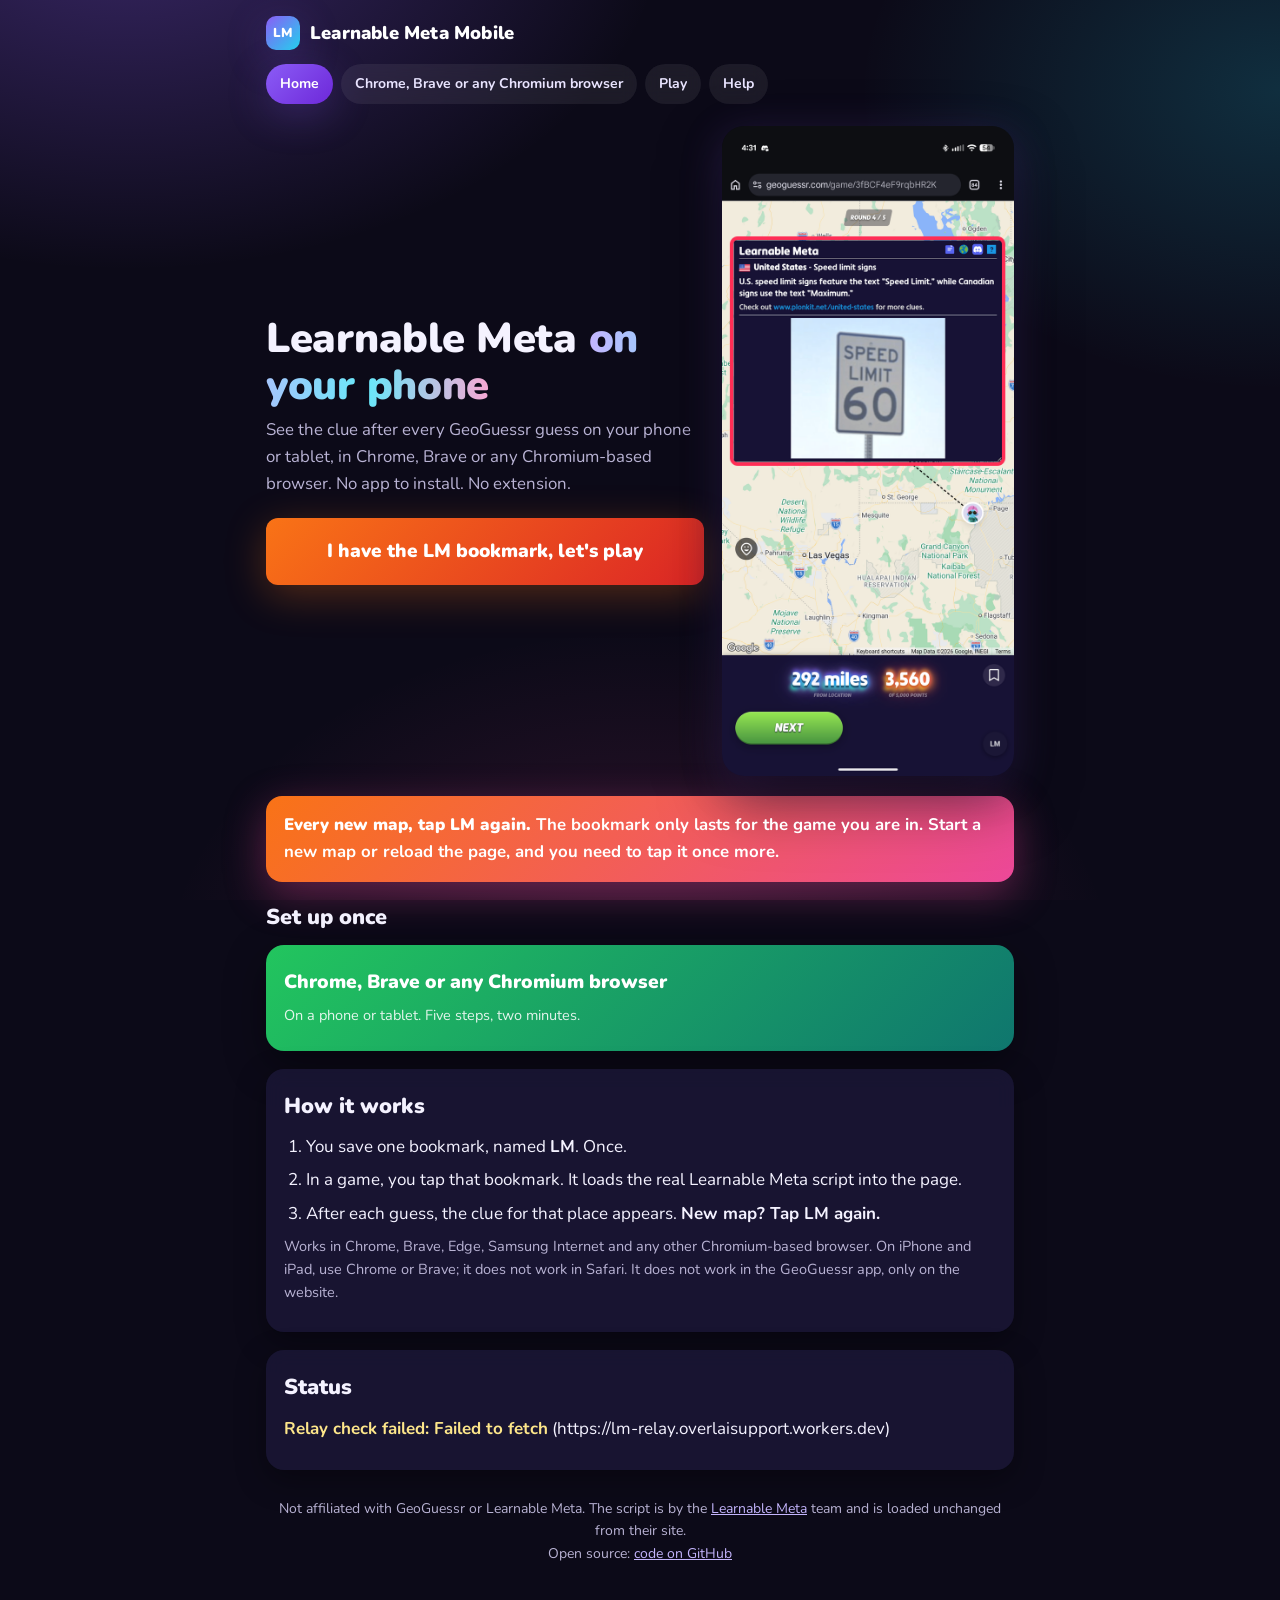
<file: docs/index.html>
<!doctype html>
<html lang="en">
<head>
<meta charset="utf-8">
<meta name="viewport" content="width=device-width, initial-scale=1">
<title>Learnable Meta Mobile</title>
<meta name="description" content="See the Learnable Meta clue after every GeoGuessr guess on your phone or tablet, in Chrome or Brave. No app, no extension.">
<link rel="icon" href="favicon.svg">
<link rel="stylesheet" href="style.css">
</head>
<body>
<header class="top">
  <a class="brand" href="index.html">Learnable Meta Mobile</a>
  <nav class="menu">
    <a href="index.html">Home</a>
    <a href="android.html">Chrome, Brave or any Chromium browser</a>
    <a href="play.html">Play</a>
    <a href="help.html">Help</a>
  </nav>
</header>
<main>
  <div class="hero">
    <div>
      <h1>Learnable Meta <span class="grad">on your phone</span></h1>
      <p class="sub">See the clue after every GeoGuessr guess on your phone or tablet, in Chrome, Brave or any Chromium-based browser. No app to install. No extension.</p>
      <a class="btn big play" href="play.html">I have the LM bookmark, let's play</a>
    </div>
    <img src="img/phone-meta-window.png" alt="A phone showing the GeoGuessr result screen with the Learnable Meta clue window" loading="eager">
  </div>

  <div class="remember">
    <div><b>Every new map, tap LM again.</b> The bookmark only lasts for the game you are in. Start a new map or reload the page, and you need to tap it once more.</div>
  </div>

  <h2>Set up once</h2>
  <div class="cards">
    <a class="card android" href="android.html"><b>Chrome, Brave or any Chromium browser</b><span>On a phone or tablet. Five steps, two minutes.</span></a>
  </div>

  <section style="margin-top:18px">
    <h2>How it works</h2>
    <ol>
      <li>You save one bookmark, named <b>LM</b>. Once.</li>
      <li>In a game, you tap that bookmark. It loads the real Learnable Meta script into the page.</li>
      <li>After each guess, the clue for that place appears. <b>New map? Tap LM again.</b></li>
    </ol>
    <p class="hint">Works in Chrome, Brave, Edge, Samsung Internet and any other Chromium-based browser. On iPhone and iPad, use Chrome or Brave; it does not work in Safari. It does not work in the GeoGuessr app, only on the website.</p>
  </section>

  <section>
    <h2>Status</h2>
    <p data-relay-status>Checking...</p>
  </section>

  <footer>
    Not affiliated with GeoGuessr or Learnable Meta. The script is by the <a href="https://learnablemeta.com" target="_blank" rel="noopener">Learnable Meta</a> team and is loaded unchanged from their site.
    <br><span data-repo-only>Open source: <a data-repo href="#" target="_blank" rel="noopener">code on GitHub</a></span>
  </footer>
</main>
<script src="config.js"></script>
<script src="site.js"></script>
</body>
</html>
</file>
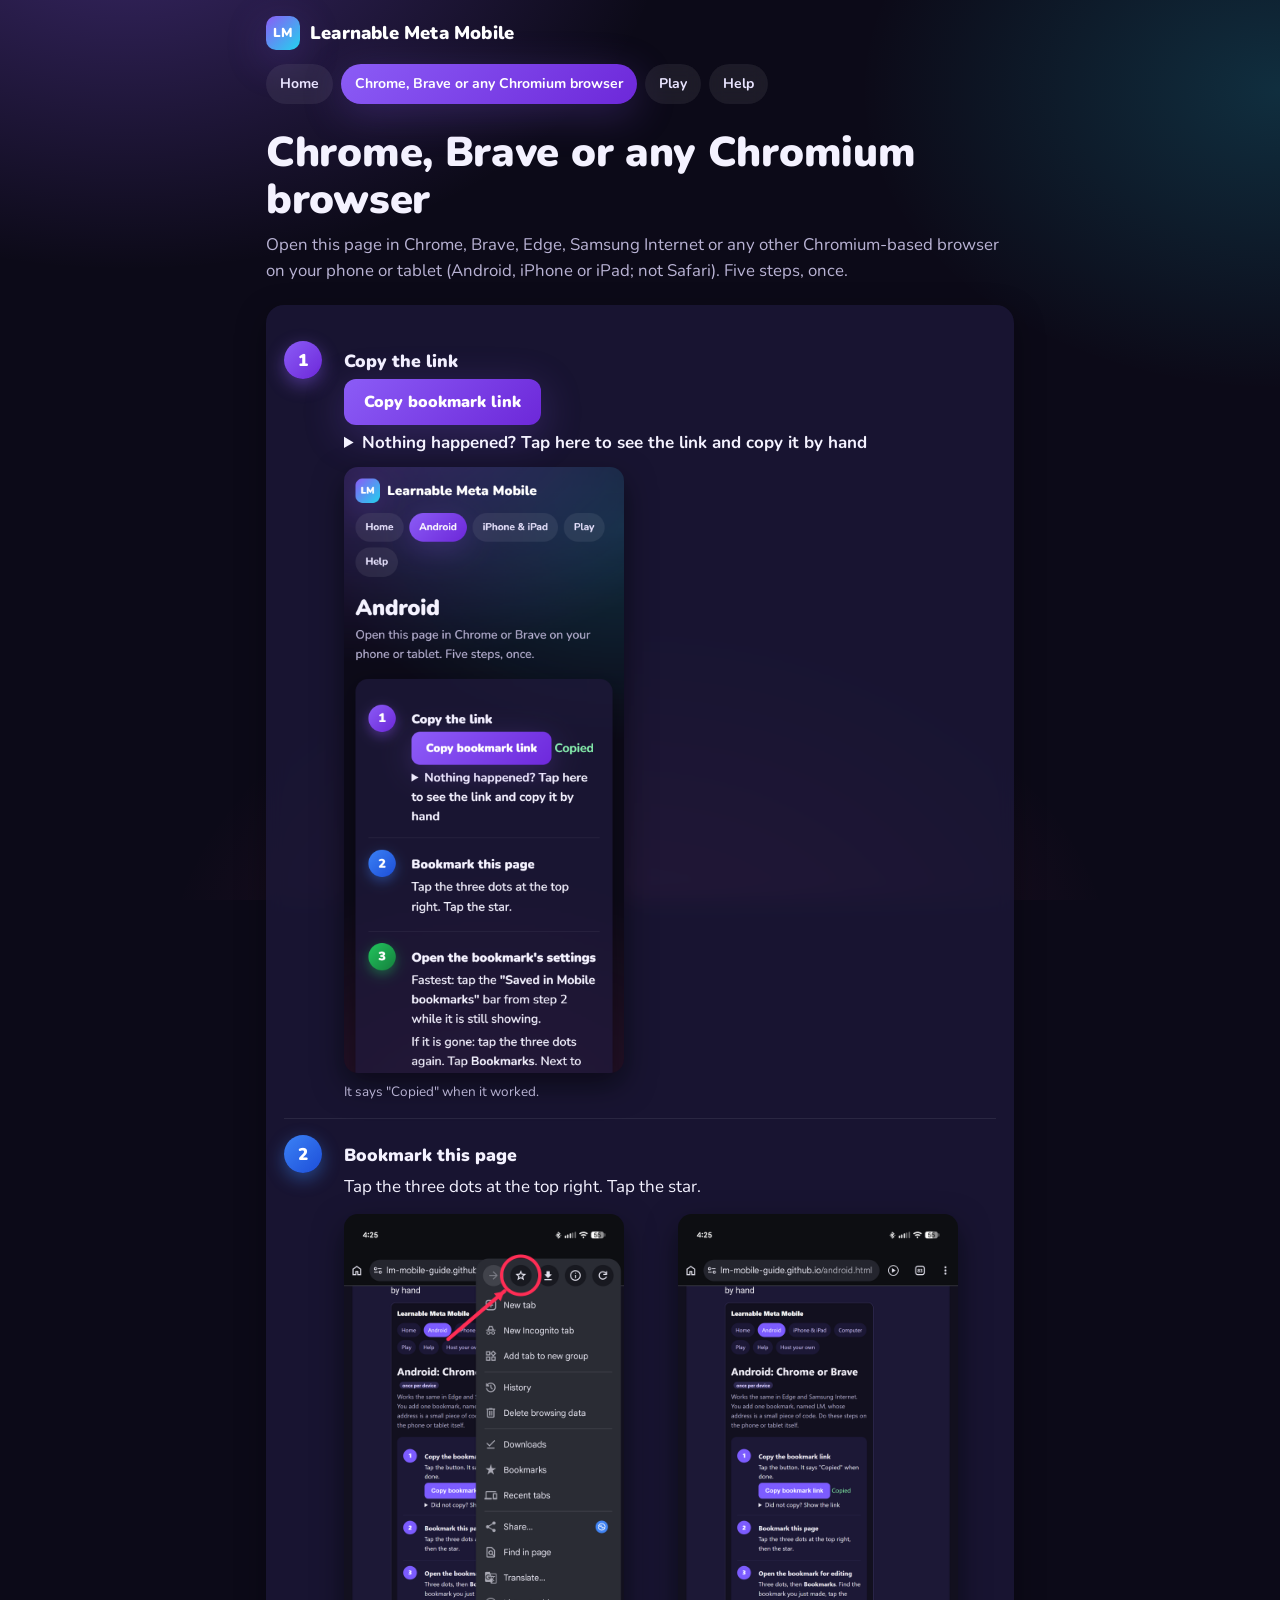
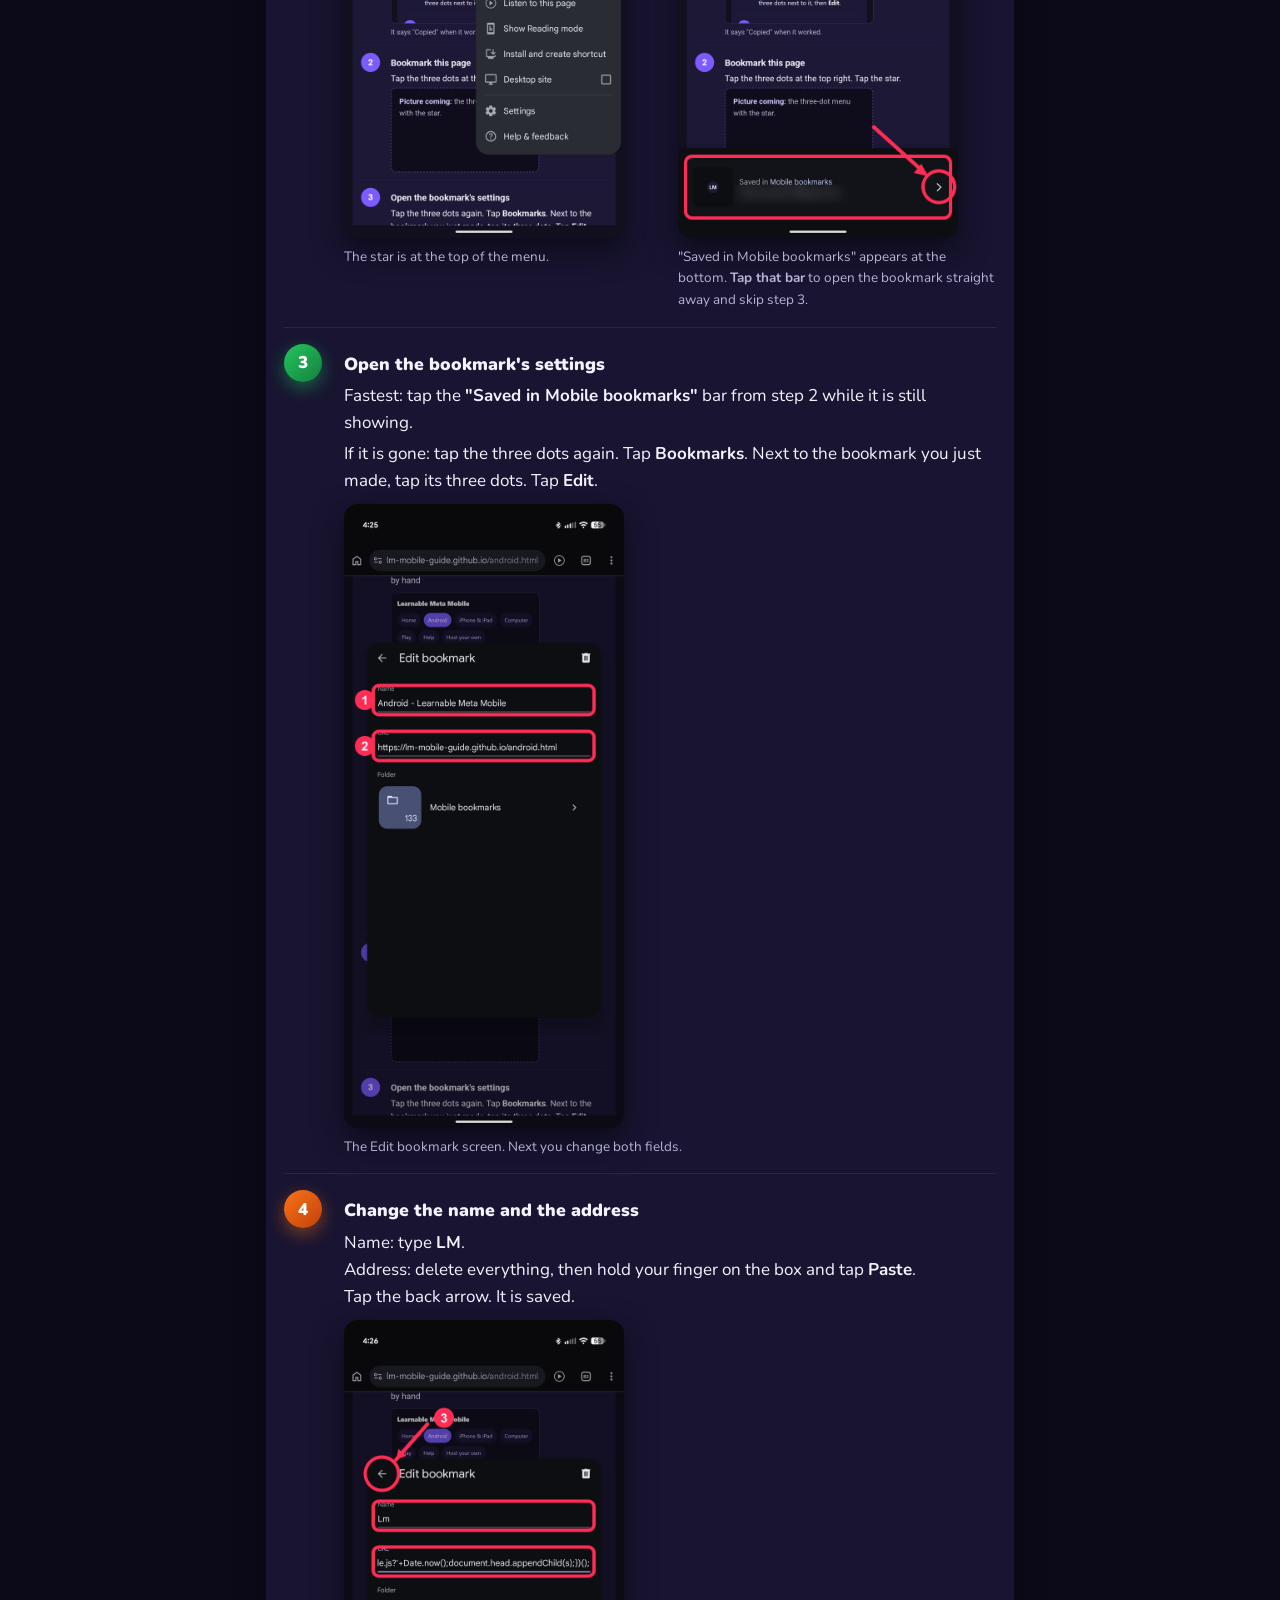
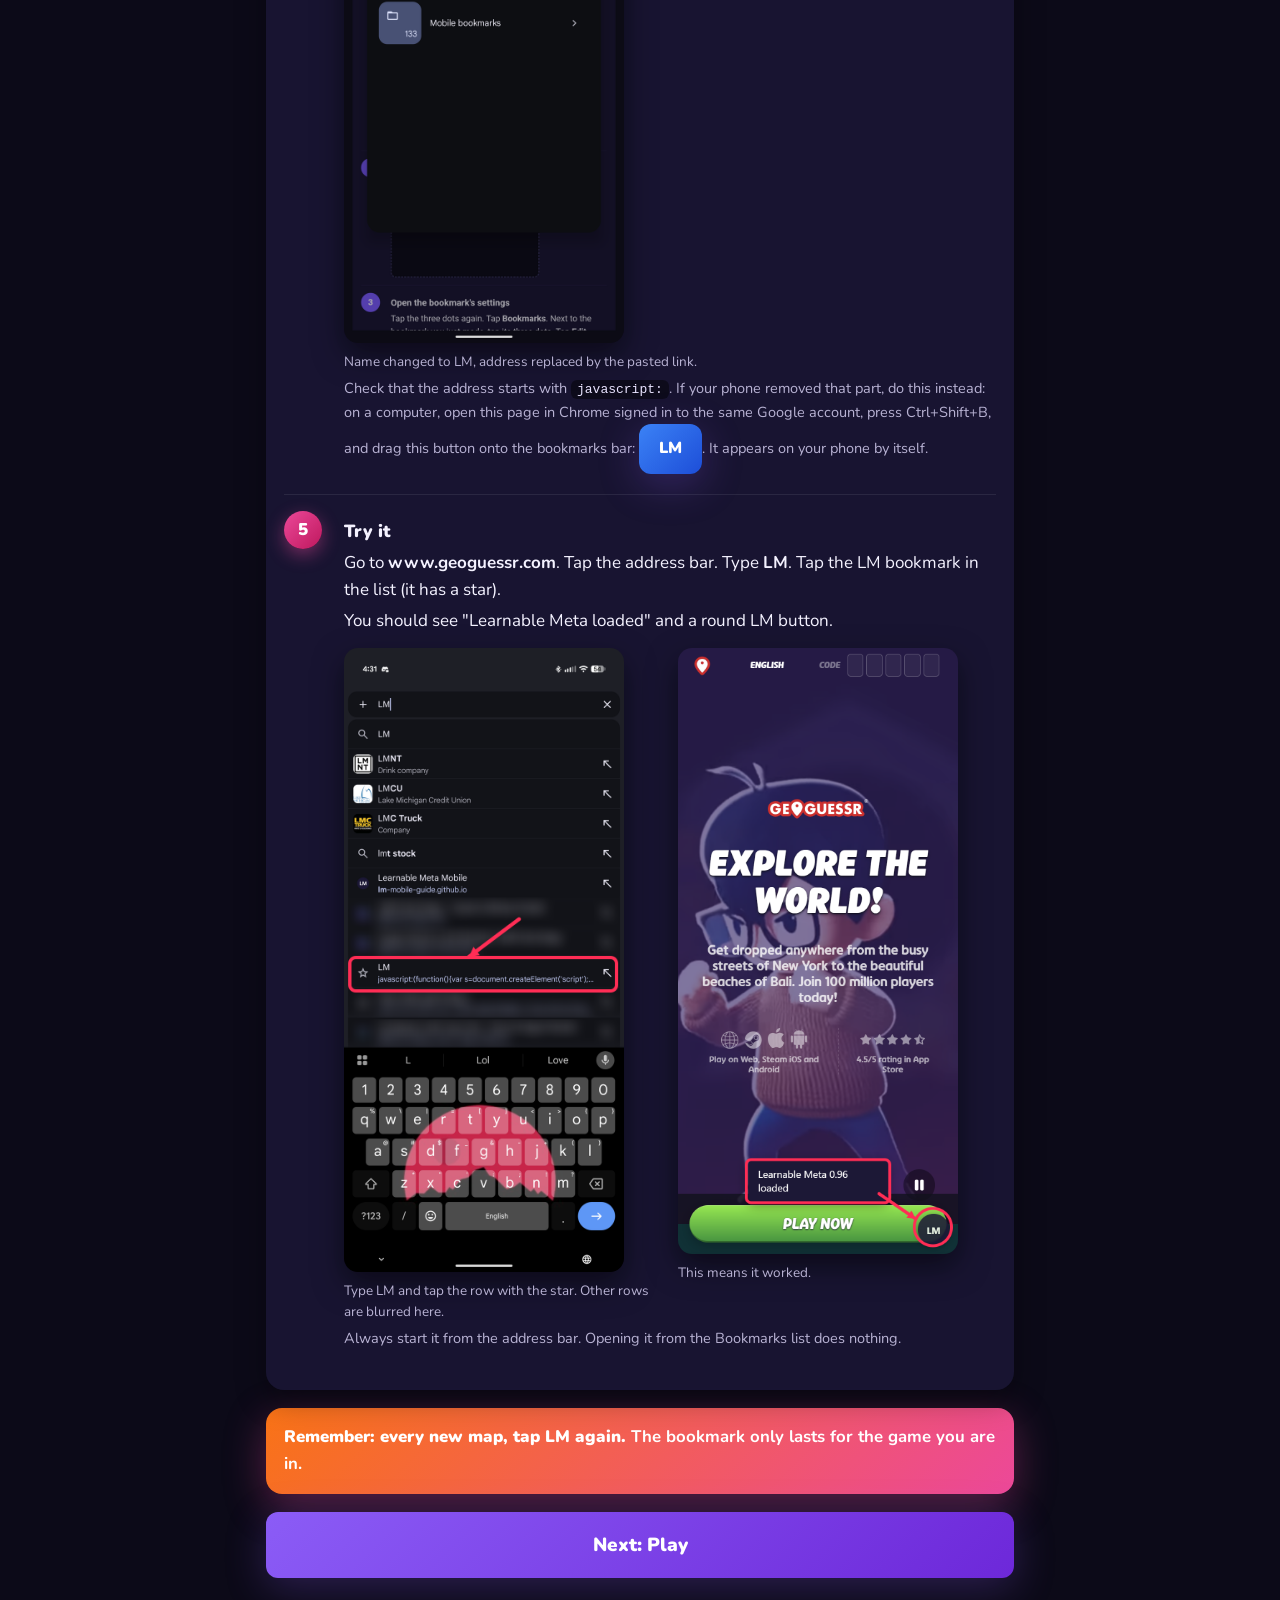
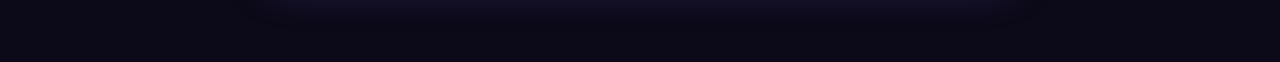
<file: docs/android.html>
<!doctype html>
<html lang="en">
<head>
<meta charset="utf-8">
<meta name="viewport" content="width=device-width, initial-scale=1">
<title>Chrome, Brave or any Chromium browser - Learnable Meta Mobile</title>
<link rel="icon" href="favicon.svg">
<link rel="stylesheet" href="style.css">
</head>
<body>
<header class="top">
  <a class="brand" href="index.html">Learnable Meta Mobile</a>
  <nav class="menu">
    <a href="index.html">Home</a>
    <a href="android.html">Chrome, Brave or any Chromium browser</a>
    <a href="play.html">Play</a>
    <a href="help.html">Help</a>
  </nav>
</header>
<main>
  <h1>Chrome, Brave or any Chromium browser</h1>
  <p class="sub">Open this page in Chrome, Brave, Edge, Samsung Internet or any other Chromium-based browser on your phone or tablet (Android, iPhone or iPad; not Safari). Five steps, once.</p>

  <section>
    <div class="step">
      <div class="num">1</div>
      <div>
        <h3>Copy the link</h3>
        <p><button class="btn" data-copy="bookmarklet">Copy bookmark link</button> <span class="ok"></span></p>
        <details><summary>Nothing happened? Tap here to see the link and copy it by hand</summary><textarea readonly data-fill="bookmarklet"></textarea></details>
        <figure class="phone">
          <img src="img/guide-copy.png" alt="The page after tapping the button. It says Copied." loading="lazy">
          <figcaption>It says "Copied" when it worked.</figcaption>
        </figure>
      </div>
    </div>

    <div class="step">
      <div class="num">2</div>
      <div>
        <h3>Bookmark this page</h3>
        <p>Tap the three dots at the top right. Tap the star.</p>
        <div class="row">
          <figure class="phone">
            <img src="img/android-menu-star.png" alt="Chrome's three-dot menu; the star is the second icon in the top row" loading="lazy">
            <figcaption>The star is at the top of the menu.</figcaption>
          </figure>
          <figure class="phone">
            <img src="img/android-saved.png" alt="Chrome shows a Saved in Mobile bookmarks bar at the bottom; tap it to open the bookmark" loading="lazy">
            <figcaption>"Saved in Mobile bookmarks" appears at the bottom. <b>Tap that bar</b> to open the bookmark straight away and skip step 3.</figcaption>
          </figure>
        </div>
      </div>
    </div>

    <div class="step">
      <div class="num">3</div>
      <div>
        <h3>Open the bookmark's settings</h3>
        <p>Fastest: tap the <b>"Saved in Mobile bookmarks"</b> bar from step 2 while it is still showing.</p>
        <p>If it is gone: tap the three dots again. Tap <b>Bookmarks</b>. Next to the bookmark you just made, tap its three dots. Tap <b>Edit</b>.</p>
        <figure class="phone">
          <img src="img/android-edit-before.png" alt="The Edit bookmark screen with the page's name and address" loading="lazy">
          <figcaption>The Edit bookmark screen. Next you change both fields.</figcaption>
        </figure>
      </div>
    </div>

    <div class="step">
      <div class="num">4</div>
      <div>
        <h3>Change the name and the address</h3>
        <p>Name: type <b>LM</b>.<br>Address: delete everything, then hold your finger on the box and tap <b>Paste</b>.<br>Tap the back arrow. It is saved.</p>
        <figure class="phone">
          <img src="img/android-edit-after.png" alt="The Edit bookmark screen with the name LM and the pasted javascript address" loading="lazy">
          <figcaption>Name changed to LM, address replaced by the pasted link.</figcaption>
        </figure>
        <p class="hint">Check that the address starts with <code>javascript:</code>. If your phone removed that part, do this instead: on a computer, open this page in Chrome signed in to the same Google account, press Ctrl+Shift+B, and drag this button onto the bookmarks bar: <a class="btn secondary drag" data-drag href="#">LM</a>. It appears on your phone by itself.</p>
      </div>
    </div>

    <div class="step">
      <div class="num">5</div>
      <div>
        <h3>Try it</h3>
        <p>Go to <b>www.geoguessr.com</b>. Tap the address bar. Type <b>LM</b>. Tap the LM bookmark in the list (it has a star).</p>
        <p>You should see "Learnable Meta loaded" and a round LM button.</p>
        <div class="row">
          <figure class="phone">
            <img src="img/android-address-bar.png" alt="The address bar with LM typed; the LM bookmark with a star is in the list" loading="lazy">
            <figcaption>Type LM and tap the row with the star. Other rows are blurred here.</figcaption>
          </figure>
          <figure class="phone">
            <img src="img/lm-button.png" alt="GeoGuessr with the message Learnable Meta loaded and a round LM button" loading="lazy">
            <figcaption>This means it worked.</figcaption>
          </figure>
        </div>
        <p class="hint">Always start it from the address bar. Opening it from the Bookmarks list does nothing.</p>
      </div>
    </div>
  </section>

  <div class="remember">
    <div><b>Remember: every new map, tap LM again.</b> The bookmark only lasts for the game you are in.</div>
  </div>

  <p class="next"><a class="btn big" href="play.html">Next: Play</a></p>
</main>
<script src="config.js"></script>
<script src="site.js"></script>
</body>
</html>
</file>
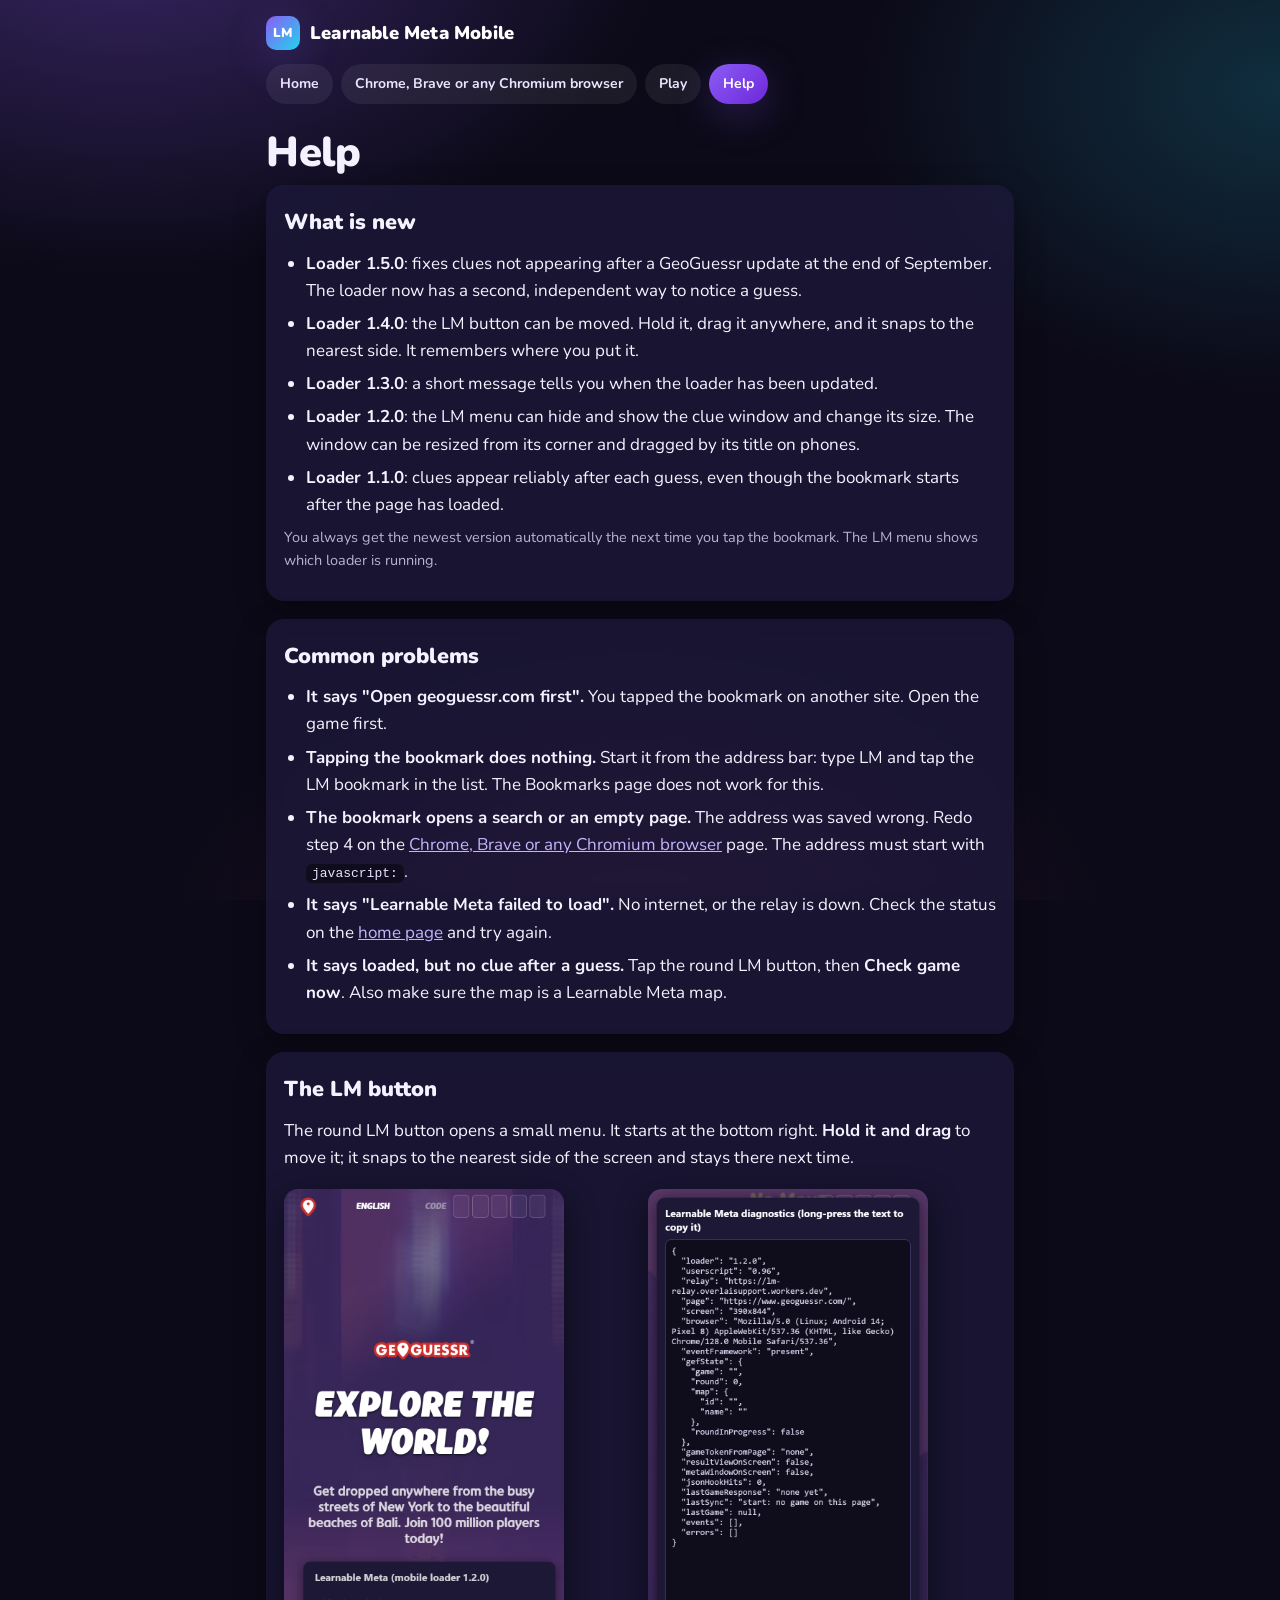
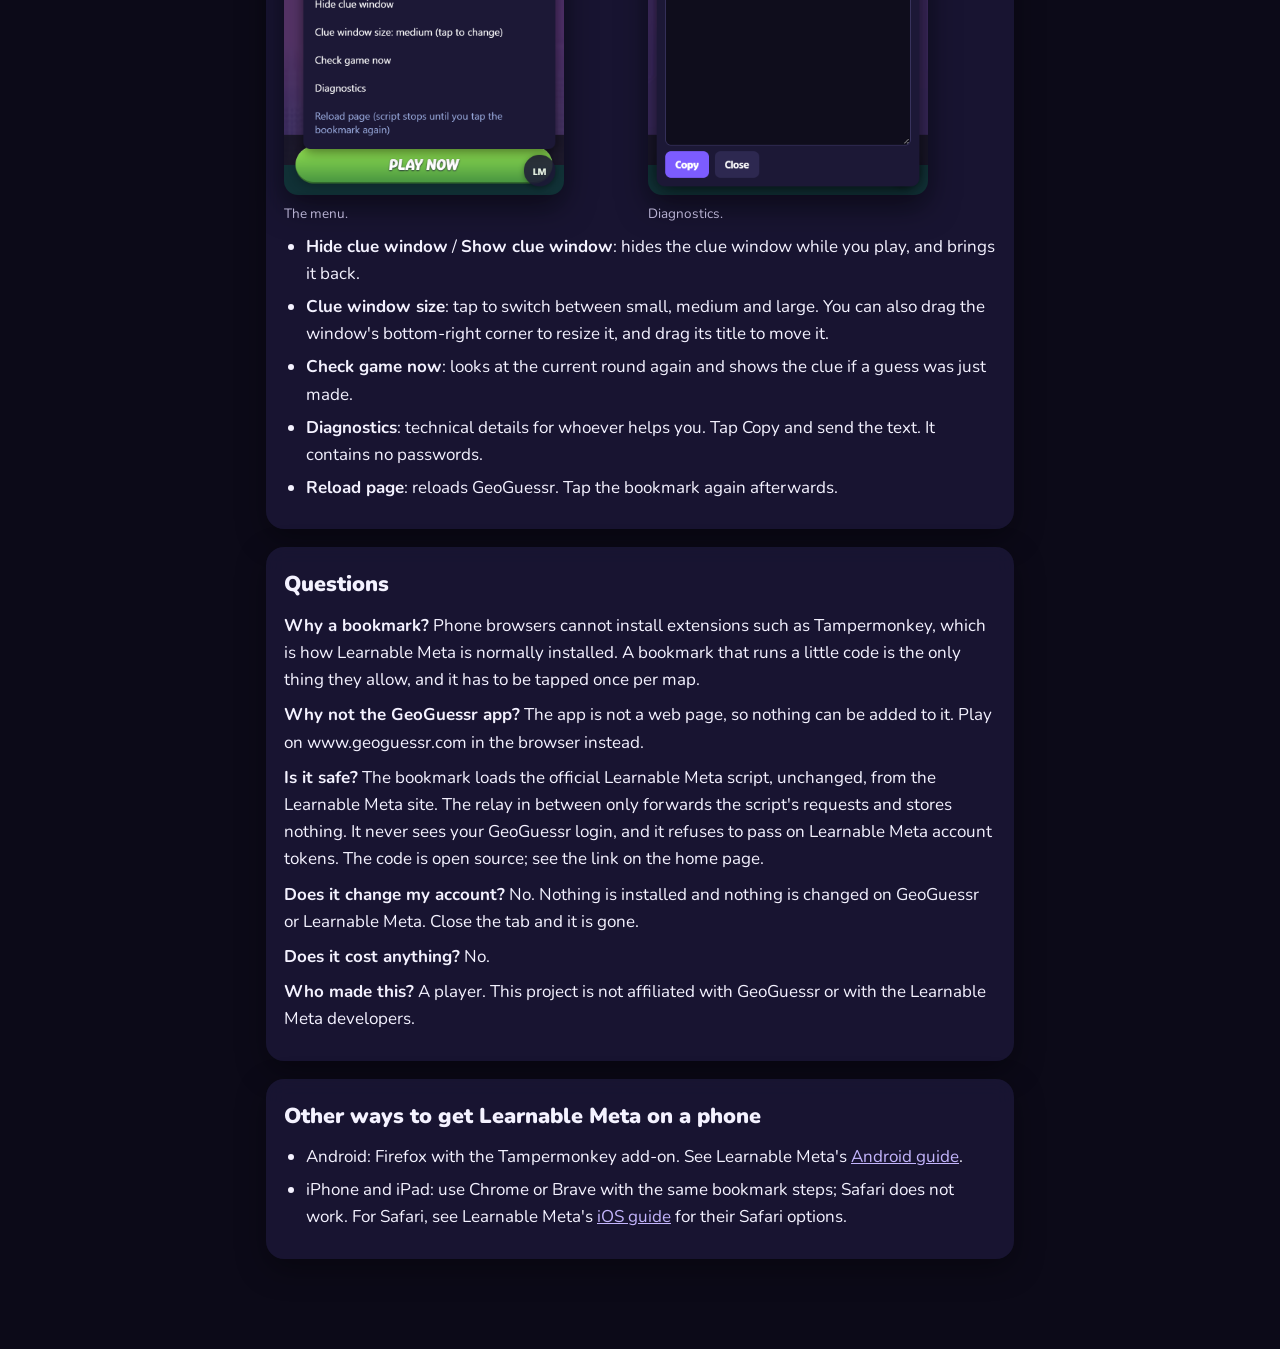
<file: docs/help.html>
<!doctype html>
<html lang="en">
<head>
<meta charset="utf-8">
<meta name="viewport" content="width=device-width, initial-scale=1">
<title>Help - Learnable Meta Mobile</title>
<link rel="icon" href="favicon.svg">
<link rel="stylesheet" href="style.css">
</head>
<body>
<header class="top">
  <a class="brand" href="index.html">Learnable Meta Mobile</a>
  <nav class="menu">
    <a href="index.html">Home</a>
    <a href="android.html">Chrome, Brave or any Chromium browser</a>
    <a href="play.html">Play</a>
    <a href="help.html">Help</a>
  </nav>
</header>
<main>
  <h1>Help</h1>

  <section id="new">
    <h2>What is new</h2>
    <ul>
      <li><b>Loader 1.5.0</b>: fixes clues not appearing after a GeoGuessr update at the end of September. The loader now has a second, independent way to notice a guess.</li>
      <li><b>Loader 1.4.0</b>: the LM button can be moved. Hold it, drag it anywhere, and it snaps to the nearest side. It remembers where you put it.</li>
      <li><b>Loader 1.3.0</b>: a short message tells you when the loader has been updated.</li>
      <li><b>Loader 1.2.0</b>: the LM menu can hide and show the clue window and change its size. The window can be resized from its corner and dragged by its title on phones.</li>
      <li><b>Loader 1.1.0</b>: clues appear reliably after each guess, even though the bookmark starts after the page has loaded.</li>
    </ul>
    <p class="hint">You always get the newest version automatically the next time you tap the bookmark. The LM menu shows which loader is running.</p>
  </section>

  <section>
    <h2>Common problems</h2>
    <ul>
      <li><b>It says "Open geoguessr.com first".</b> You tapped the bookmark on another site. Open the game first.</li>
      <li><b>Tapping the bookmark does nothing.</b> Start it from the address bar: type LM and tap the LM bookmark in the list. The Bookmarks page does not work for this.</li>
      <li><b>The bookmark opens a search or an empty page.</b> The address was saved wrong. Redo step 4 on the <a href="android.html">Chrome, Brave or any Chromium browser</a> page. The address must start with <code>javascript:</code>.</li>
      <li><b>It says "Learnable Meta failed to load".</b> No internet, or the relay is down. Check the status on the <a href="index.html">home page</a> and try again.</li>
      <li><b>It says loaded, but no clue after a guess.</b> Tap the round LM button, then <b>Check game now</b>. Also make sure the map is a Learnable Meta map.</li>
    </ul>
  </section>

  <section>
    <h2>The LM button</h2>
    <p>The round LM button opens a small menu. It starts at the bottom right. <b>Hold it and drag</b> to move it; it snaps to the nearest side of the screen and stays there next time.</p>
    <div class="row">
      <figure class="phone">
        <img src="img/lm-menu.png" alt="The LM menu: Hide clue window, Clue window size, Check game now, Diagnostics, Reload page" loading="lazy">
        <figcaption>The menu.</figcaption>
      </figure>
      <figure class="phone">
        <img src="img/diagnostics.png" alt="The Diagnostics panel with technical details and a Copy button" loading="lazy">
        <figcaption>Diagnostics.</figcaption>
      </figure>
    </div>
    <ul>
      <li><b>Hide clue window</b> / <b>Show clue window</b>: hides the clue window while you play, and brings it back.</li>
      <li><b>Clue window size</b>: tap to switch between small, medium and large. You can also drag the window's bottom-right corner to resize it, and drag its title to move it.</li>
      <li><b>Check game now</b>: looks at the current round again and shows the clue if a guess was just made.</li>
      <li><b>Diagnostics</b>: technical details for whoever helps you. Tap Copy and send the text. It contains no passwords.</li>
      <li><b>Reload page</b>: reloads GeoGuessr. Tap the bookmark again afterwards.</li>
    </ul>
  </section>

  <section id="faq">
    <h2>Questions</h2>
    <p><b>Why a bookmark?</b> Phone browsers cannot install extensions such as Tampermonkey, which is how Learnable Meta is normally installed. A bookmark that runs a little code is the only thing they allow, and it has to be tapped once per map.</p>
    <p><b>Why not the GeoGuessr app?</b> The app is not a web page, so nothing can be added to it. Play on www.geoguessr.com in the browser instead.</p>
    <p><b>Is it safe?</b> The bookmark loads the official Learnable Meta script, unchanged, from the Learnable Meta site. The relay in between only forwards the script's requests and stores nothing. It never sees your GeoGuessr login, and it refuses to pass on Learnable Meta account tokens. The code is open source; see the link on the home page.</p>
    <p><b>Does it change my account?</b> No. Nothing is installed and nothing is changed on GeoGuessr or Learnable Meta. Close the tab and it is gone.</p>
    <p><b>Does it cost anything?</b> No.</p>
    <p><b>Who made this?</b> A player. This project is not affiliated with GeoGuessr or with the Learnable Meta developers.</p>
  </section>

  <section>
    <h2>Other ways to get Learnable Meta on a phone</h2>
    <ul>
      <li>Android: Firefox with the Tampermonkey add-on. See Learnable Meta's <a href="https://learnablemeta.com/docs/getting-started/android" target="_blank" rel="noopener">Android guide</a>.</li>
      <li>iPhone and iPad: use Chrome or Brave with the same bookmark steps; Safari does not work. For Safari, see Learnable Meta's <a href="https://learnablemeta.com/docs/getting-started/ios" target="_blank" rel="noopener">iOS guide</a> for their Safari options.</li>
    </ul>
  </section>
</main>
<script src="config.js"></script>
<script src="site.js"></script>
</body>
</html>
</file>
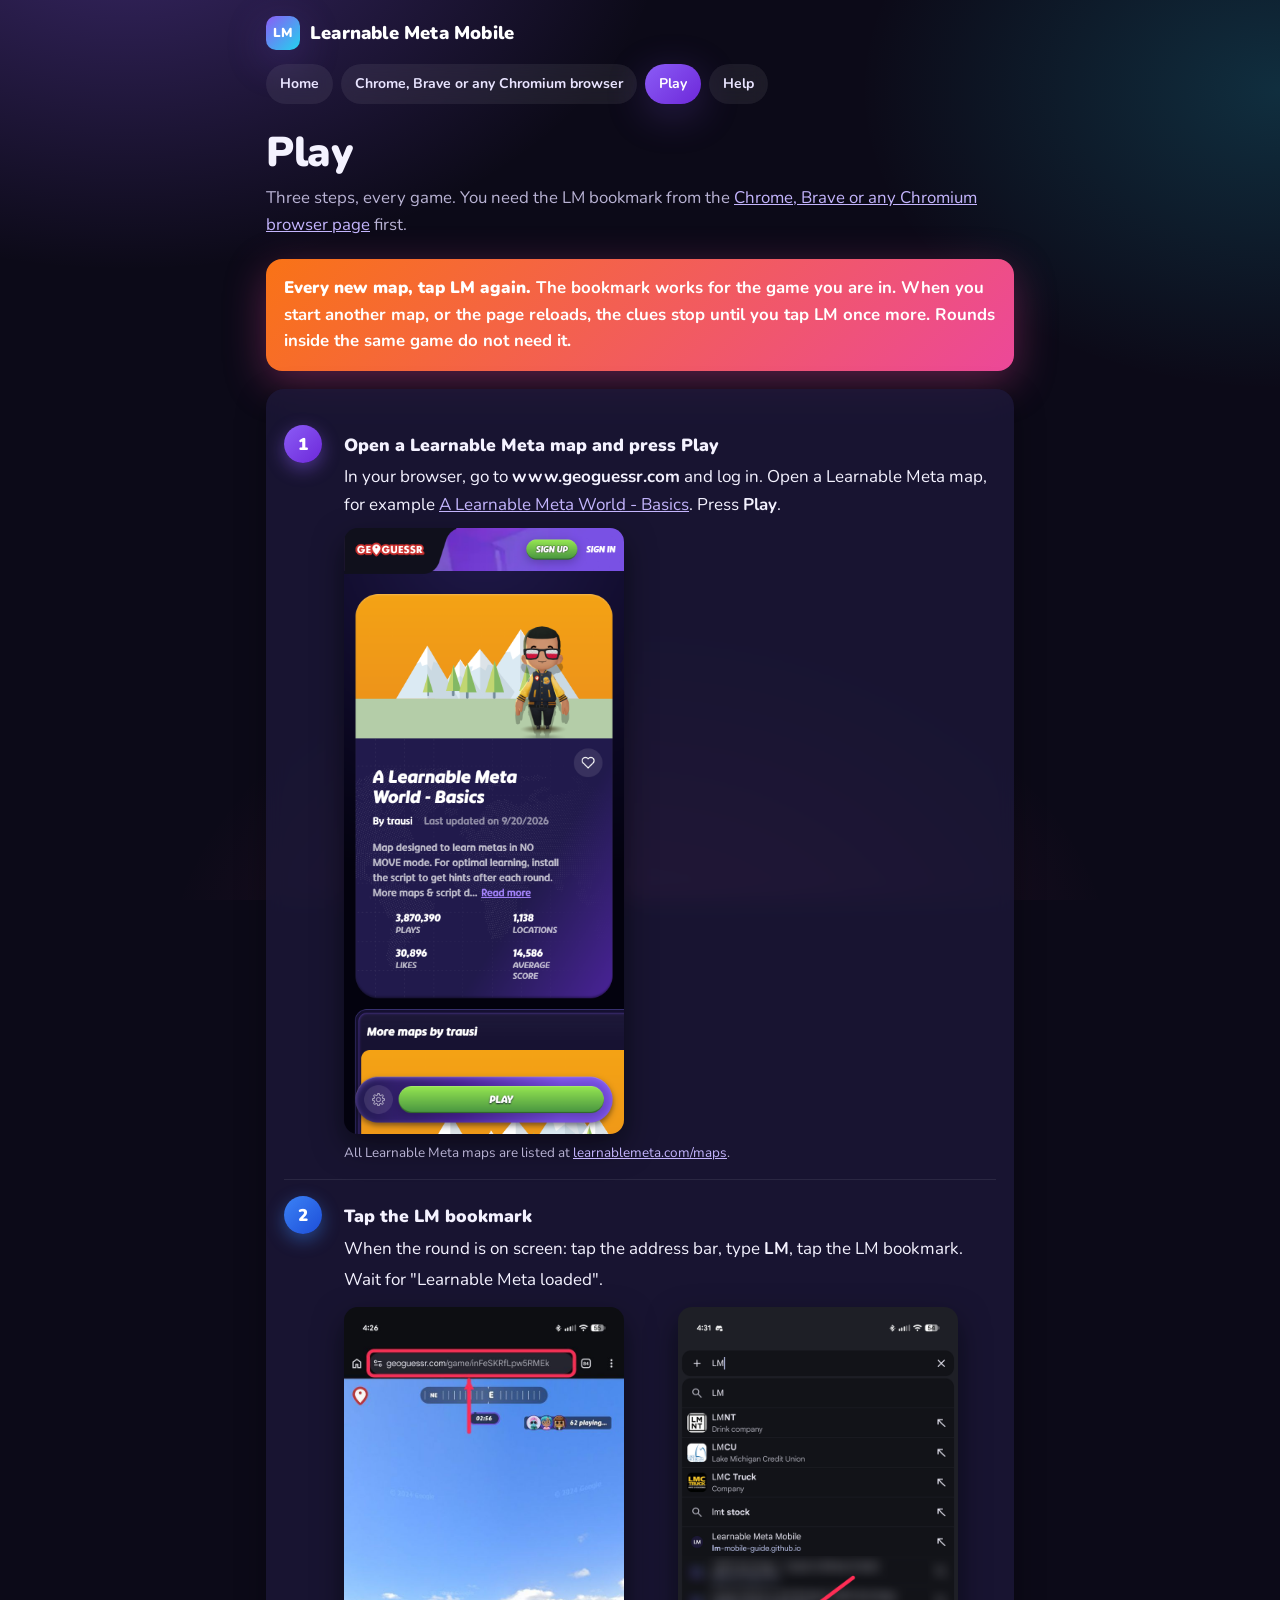
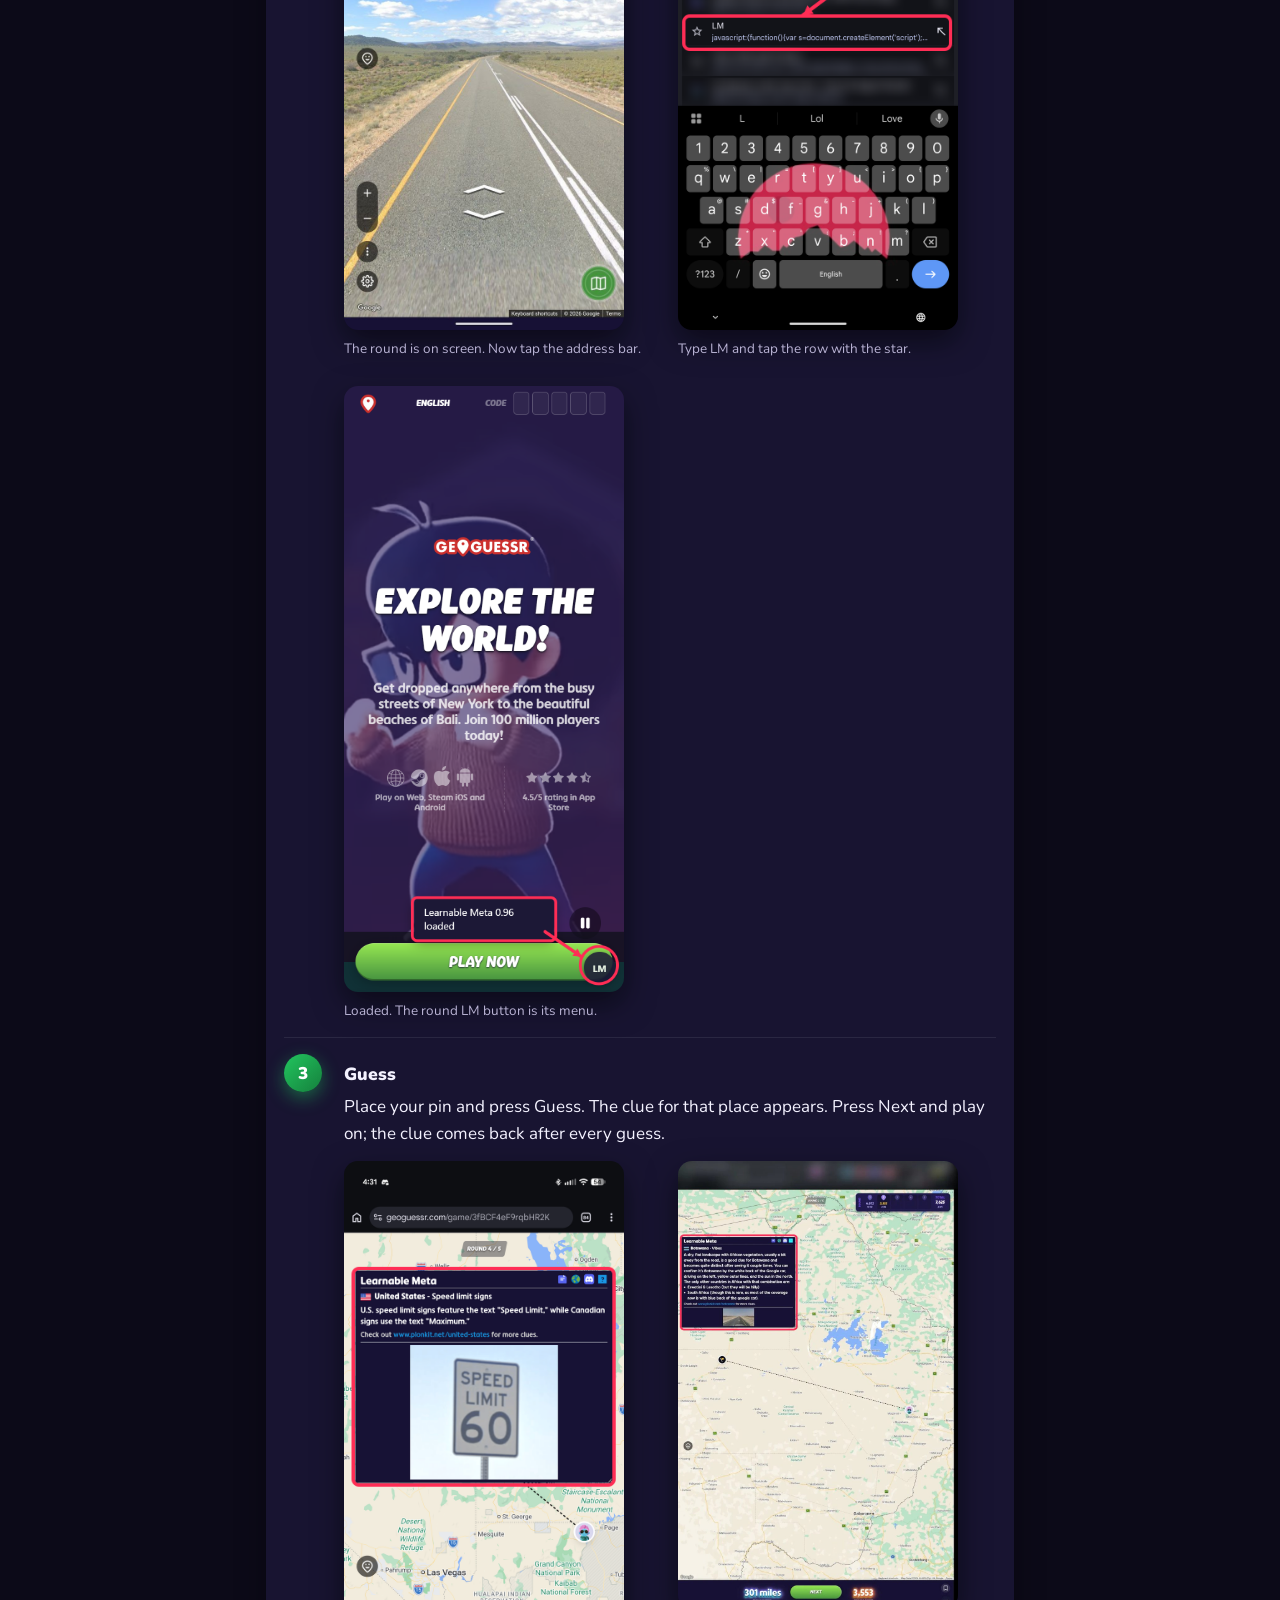
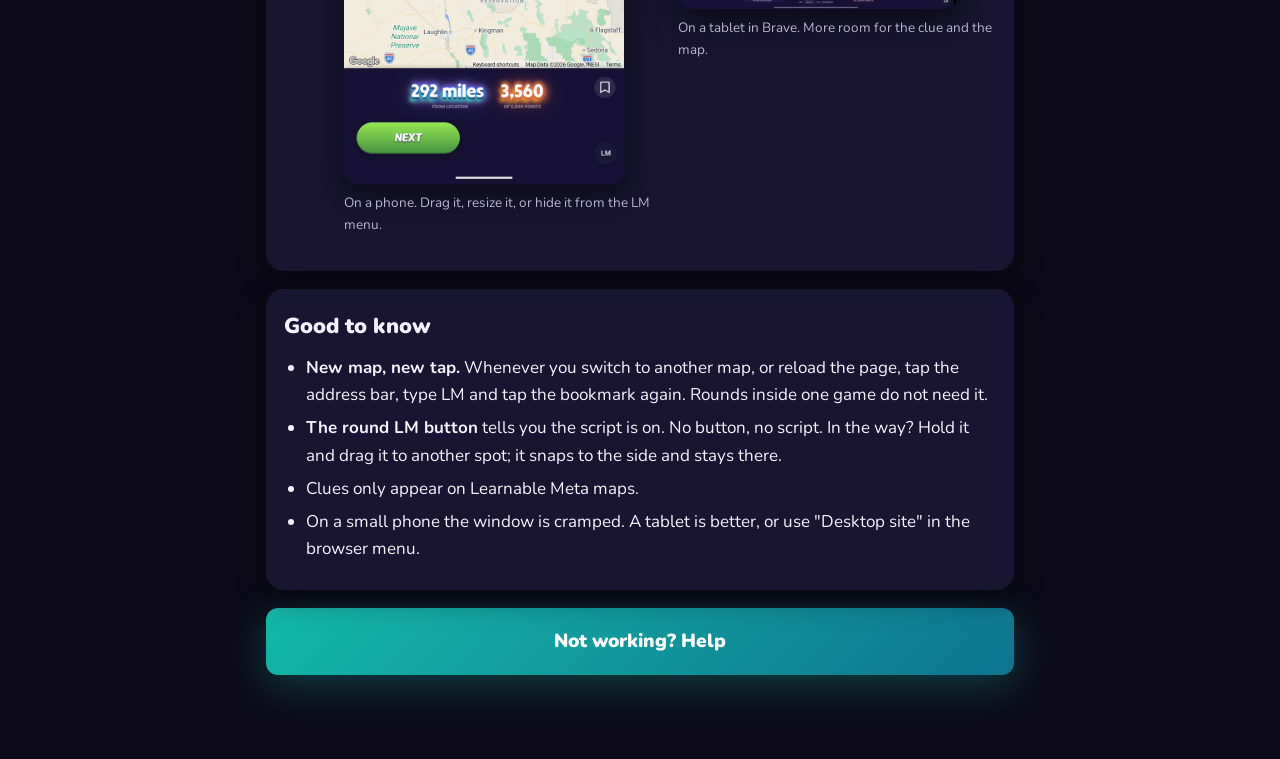
<file: docs/play.html>
<!doctype html>
<html lang="en">
<head>
<meta charset="utf-8">
<meta name="viewport" content="width=device-width, initial-scale=1">
<title>Play - Learnable Meta Mobile</title>
<link rel="icon" href="favicon.svg">
<link rel="stylesheet" href="style.css">
</head>
<body>
<header class="top">
  <a class="brand" href="index.html">Learnable Meta Mobile</a>
  <nav class="menu">
    <a href="index.html">Home</a>
    <a href="android.html">Chrome, Brave or any Chromium browser</a>
    <a href="play.html">Play</a>
    <a href="help.html">Help</a>
  </nav>
</header>
<main>
  <h1>Play</h1>
  <p class="sub">Three steps, every game. You need the LM bookmark from the <a href="android.html">Chrome, Brave or any Chromium browser page</a> first.</p>

  <div class="remember">
    <div><b>Every new map, tap LM again.</b> The bookmark works for the game you are in. When you start another map, or the page reloads, the clues stop until you tap LM once more. Rounds inside the same game do not need it.</div>
  </div>

  <section>
    <div class="step">
      <div class="num">1</div>
      <div>
        <h3>Open a Learnable Meta map and press Play</h3>
        <p>In your browser, go to <b>www.geoguessr.com</b> and log in. Open a Learnable Meta map, for example <a href="https://www.geoguessr.com/maps/66fda352ee1c8ee4735e1aa8" target="_blank" rel="noopener">A Learnable Meta World - Basics</a>. Press <b>Play</b>.</p>
        <figure class="phone">
          <img src="img/map-play.png" alt="The map page on GeoGuessr with the Play button at the bottom" loading="lazy">
          <figcaption>All Learnable Meta maps are listed at <a href="https://learnablemeta.com/maps" target="_blank" rel="noopener">learnablemeta.com/maps</a>.</figcaption>
        </figure>
      </div>
    </div>

    <div class="step">
      <div class="num">2</div>
      <div>
        <h3>Tap the LM bookmark</h3>
        <p>When the round is on screen: tap the address bar, type <b>LM</b>, tap the LM bookmark.</p>
        <p>Wait for "Learnable Meta loaded".</p>
        <div class="row">
          <figure class="phone">
            <img src="img/android-game-round.jpg" alt="A GeoGuessr round on a phone, before tapping the bookmark" loading="lazy">
            <figcaption>The round is on screen. Now tap the address bar.</figcaption>
          </figure>
          <figure class="phone">
            <img src="img/android-address-bar.png" alt="The address bar with LM typed; the LM bookmark with a star is in the list" loading="lazy">
            <figcaption>Type LM and tap the row with the star.</figcaption>
          </figure>
          <figure class="phone">
            <img src="img/lm-button.png" alt="GeoGuessr with the message Learnable Meta loaded and a round LM button" loading="lazy">
            <figcaption>Loaded. The round LM button is its menu.</figcaption>
          </figure>
        </div>
      </div>
    </div>

    <div class="step">
      <div class="num">3</div>
      <div>
        <h3>Guess</h3>
        <p>Place your pin and press Guess. The clue for that place appears. Press Next and play on; the clue comes back after every guess.</p>
        <div class="row">
          <figure class="phone">
            <img src="img/phone-meta-window.png" alt="The result screen on a phone with the Learnable Meta clue window showing a speed limit sign" loading="lazy">
            <figcaption>On a phone. Drag it, resize it, or hide it from the LM menu.</figcaption>
          </figure>
          <figure class="phone">
            <img src="img/tablet-meta-window.jpg" alt="The result screen on a tablet in Brave with the Learnable Meta clue window in the top left" loading="lazy">
            <figcaption>On a tablet in Brave. More room for the clue and the map.</figcaption>
          </figure>
        </div>
      </div>
    </div>
  </section>

  <section>
    <h2>Good to know</h2>
    <ul>
      <li><b>New map, new tap.</b> Whenever you switch to another map, or reload the page, tap the address bar, type LM and tap the bookmark again. Rounds inside one game do not need it.</li>
      <li><b>The round LM button</b> tells you the script is on. No button, no script. In the way? Hold it and drag it to another spot; it snaps to the side and stays there.</li>
      <li>Clues only appear on Learnable Meta maps.</li>
      <li>On a small phone the window is cramped. A tablet is better, or use "Desktop site" in the browser menu.</li>
    </ul>
  </section>

  <p class="next"><a class="btn big help" href="help.html">Not working? Help</a></p>
</main>
<script src="config.js"></script>
<script src="site.js"></script>
</body>
</html>
</file>
<file: docs/style.css>
@import url('https://fonts.googleapis.com/css2?family=Nunito:wght@500;700;900&display=swap');

:root {
  color-scheme: dark;
  --bg: #0c0a18;
  --panel: rgba(30, 25, 60, .72);
  --panel-2: #2a2352;
  --text: #f4f2ff;
  --muted: #b9b3d4;
  --purple: #8b5cf6;
  --violet: #6d28d9;
  --blue: #3b82f6;
  --cyan: #22d3ee;
  --green: #22c55e;
  --orange: #f97316;
  --pink: #ec4899;
  --teal: #14b8a6;
  --glow: 0 10px 40px rgba(139, 92, 246, .25);
}
* { box-sizing: border-box; }
html { scroll-behavior: smooth; }
body {
  margin: 0;
  font: 17px/1.6 "Nunito", system-ui, -apple-system, "Segoe UI", Roboto, sans-serif;
  color: var(--text);
  background:
    radial-gradient(900px 600px at 10% -10%, rgba(139, 92, 246, .35), transparent 60%),
    radial-gradient(700px 500px at 100% 10%, rgba(34, 211, 238, .18), transparent 60%),
    radial-gradient(800px 600px at 50% 110%, rgba(236, 72, 153, .18), transparent 60%),
    var(--bg);
  background-attachment: fixed;
}
main { max-width: 780px; margin: 0 auto; padding: 12px 16px 72px; }
header.top { max-width: 780px; margin: 0 auto; padding: 16px 16px 0; }
header.top a.brand {
  display: inline-flex; align-items: center; gap: 10px;
  color: #fff; text-decoration: none; font-weight: 900; font-size: 1.15rem; letter-spacing: .2px;
}
header.top a.brand::before {
  content: "LM"; display: inline-flex; align-items: center; justify-content: center;
  width: 34px; height: 34px; border-radius: 10px; font-size: 13px; font-weight: 900;
  background: linear-gradient(135deg, var(--purple), var(--cyan)); color: #fff; box-shadow: var(--glow);
}
nav.menu { display: flex; flex-wrap: wrap; gap: 8px; margin: 14px 0 4px; }
nav.menu a {
  background: rgba(255, 255, 255, .07); color: #e9e4ff; padding: 9px 14px; border-radius: 999px;
  text-decoration: none; font-size: 14px; font-weight: 700; backdrop-filter: blur(8px);
  transition: transform .15s ease, background .15s ease;
}
nav.menu a:hover { transform: translateY(-1px); background: rgba(255, 255, 255, .14); }
nav.menu a.current { background: linear-gradient(135deg, var(--purple), var(--violet)); color: #fff; box-shadow: var(--glow); }

h1 { font-size: clamp(1.9rem, 6vw, 2.6rem); margin: 10px 0 8px; line-height: 1.12; font-weight: 900; letter-spacing: -.3px; }
h1 .grad, .grad {
  background: linear-gradient(90deg, #c4b5fd, #67e8f9 55%, #f9a8d4); -webkit-background-clip: text; background-clip: text; color: transparent;
}
h2 { font-size: 1.35rem; margin: 0 0 10px; font-weight: 900; }
h3 { font-size: 1.1rem; margin: 18px 0 6px; font-weight: 900; }
p { margin: 8px 0; }
.sub { color: var(--muted); margin: 0 0 20px; font-size: 1.05rem; }
section {
  background: var(--panel); backdrop-filter: blur(10px); -webkit-backdrop-filter: blur(10px);
  border-radius: 18px; padding: 20px 18px; margin: 0 0 18px; box-shadow: 0 10px 30px rgba(0, 0, 0, .35);
}
ol, ul { padding-left: 22px; margin: 8px 0; }
li { margin: 6px 0; }
a { color: #c4b5fd; }
.btn {
  display: inline-block; padding: 12px 20px; border-radius: 12px; color: #fff; font-weight: 900; text-decoration: none;
  border: 0; font-size: 16px; cursor: pointer; font-family: inherit;
  background: linear-gradient(135deg, var(--purple), var(--violet)); box-shadow: var(--glow);
  transition: transform .15s ease, filter .15s ease;
}
.btn:hover { transform: translateY(-2px); filter: brightness(1.08); }
.btn.secondary { background: linear-gradient(135deg, var(--blue), #1d4ed8); }
.btn.play { background: linear-gradient(135deg, var(--orange), #dc2626); box-shadow: 0 10px 40px rgba(249, 115, 22, .3); }
.btn.help { background: linear-gradient(135deg, var(--teal), #0e7490); box-shadow: 0 10px 40px rgba(20, 184, 166, .3); }
.btn.big { display: block; text-align: center; padding: 18px; font-size: 19px; margin: 12px 0; }
.drag { cursor: grab; }
code, textarea, pre { font-family: ui-monospace, Menlo, Consolas, monospace; font-size: 13px; }
code { background: rgba(0, 0, 0, .45); padding: 2px 6px; border-radius: 6px; color: #e9e4ff; }
textarea { width: 100%; min-height: 84px; margin-top: 8px; background: rgba(0, 0, 0, .45); color: #dcd8f0; border: 0; border-radius: 10px; padding: 10px; }
.ok { color: #86efac; font-weight: 700; }
.warn { color: #fde68a; font-weight: 700; }
.hint { color: var(--muted); font-size: 14.5px; }
details summary { cursor: pointer; font-weight: 700; }
.tag { display: inline-block; font-size: 12px; font-weight: 900; padding: 3px 10px; border-radius: 999px; background: rgba(255, 255, 255, .1); color: #e9e4ff; vertical-align: middle; margin-left: 6px; }

/* hero (home) */
.hero { display: grid; grid-template-columns: 1.2fr .8fr; gap: 18px; align-items: center; margin: 6px 0 20px; }
.hero img { width: 100%; max-width: 300px; margin: 0 auto; display: block; border-radius: 22px; box-shadow: 0 25px 60px rgba(0, 0, 0, .55), var(--glow); }
@media (max-width: 640px) { .hero { grid-template-columns: 1fr; } .hero img { max-width: 240px; } }

/* the big reminder */
.remember {
  display: flex; gap: 14px; align-items: center; margin: 14px 0 18px; padding: 16px 18px; border-radius: 16px; color: #fff;
  background: linear-gradient(135deg, #f97316, #ec4899); box-shadow: 0 12px 40px rgba(236, 72, 153, .35);
  font-weight: 700; font-size: 1.05rem;
}
.remember b { font-weight: 900; }

/* step-by-step blocks */
.step { display: grid; grid-template-columns: 46px 1fr; gap: 14px; padding: 16px 0; border-top: 1px solid rgba(255, 255, 255, .08); }
.step:first-of-type { border-top: 0; }
.step .num { width: 38px; height: 38px; border-radius: 50%; color: #fff; font-weight: 900; display: flex; align-items: center; justify-content: center; background: linear-gradient(135deg, var(--purple), var(--violet)); box-shadow: 0 6px 18px rgba(139, 92, 246, .45); }
.step:nth-of-type(2) .num { background: linear-gradient(135deg, var(--blue), #1d4ed8); box-shadow: 0 6px 18px rgba(59, 130, 246, .45); }
.step:nth-of-type(3) .num { background: linear-gradient(135deg, var(--green), #15803d); box-shadow: 0 6px 18px rgba(34, 197, 94, .45); }
.step:nth-of-type(4) .num { background: linear-gradient(135deg, var(--orange), #c2410c); box-shadow: 0 6px 18px rgba(249, 115, 22, .45); }
.step:nth-of-type(5) .num { background: linear-gradient(135deg, var(--pink), #be185d); box-shadow: 0 6px 18px rgba(236, 72, 153, .45); }
.step h3 { margin: 6px 0 4px; }
.step p { margin: 4px 0; }
.step figure { margin: 10px 0 0; }
figure img { display: block; max-width: 100%; height: auto; border-radius: 14px; background: #0f0d1c; box-shadow: 0 12px 30px rgba(0, 0, 0, .5); }
figure.phone img { max-width: 280px; }
figure.wide img { width: 100%; }
figcaption { color: var(--muted); font-size: 13.5px; margin-top: 8px; }
.row { display: flex; flex-wrap: wrap; gap: 16px; align-items: flex-start; }
.row figure { flex: 1 1 240px; margin: 10px 0 0; }
.placeholder { max-width: 280px; min-height: 120px; border-radius: 14px; padding: 14px; color: #fff; font-size: 14px; background: linear-gradient(135deg, #3b3170, #2a2550); }
.placeholder b { color: #fde68a; }

/* device cards */
.cards { display: grid; grid-template-columns: repeat(auto-fit, minmax(220px, 1fr)); gap: 14px; }
.card { display: block; border-radius: 18px; padding: 22px 18px; text-decoration: none; color: #fff; background: linear-gradient(135deg, var(--purple), var(--violet)); box-shadow: 0 14px 40px rgba(0, 0, 0, .4); transition: transform .15s ease; }
.card.android { background: linear-gradient(135deg, #22c55e, #0f766e); }
.card.iphone { background: linear-gradient(135deg, #3b82f6, #4f46e5); }
.card:hover { transform: translateY(-2px); }
.card b { display: block; font-size: 1.2rem; margin-bottom: 4px; font-weight: 900; }
.card span { color: rgba(255, 255, 255, .88); font-size: 14.5px; }
.next { margin-top: 18px; }
footer { color: var(--muted); font-size: 14px; text-align: center; margin-top: 28px; }
</file>
